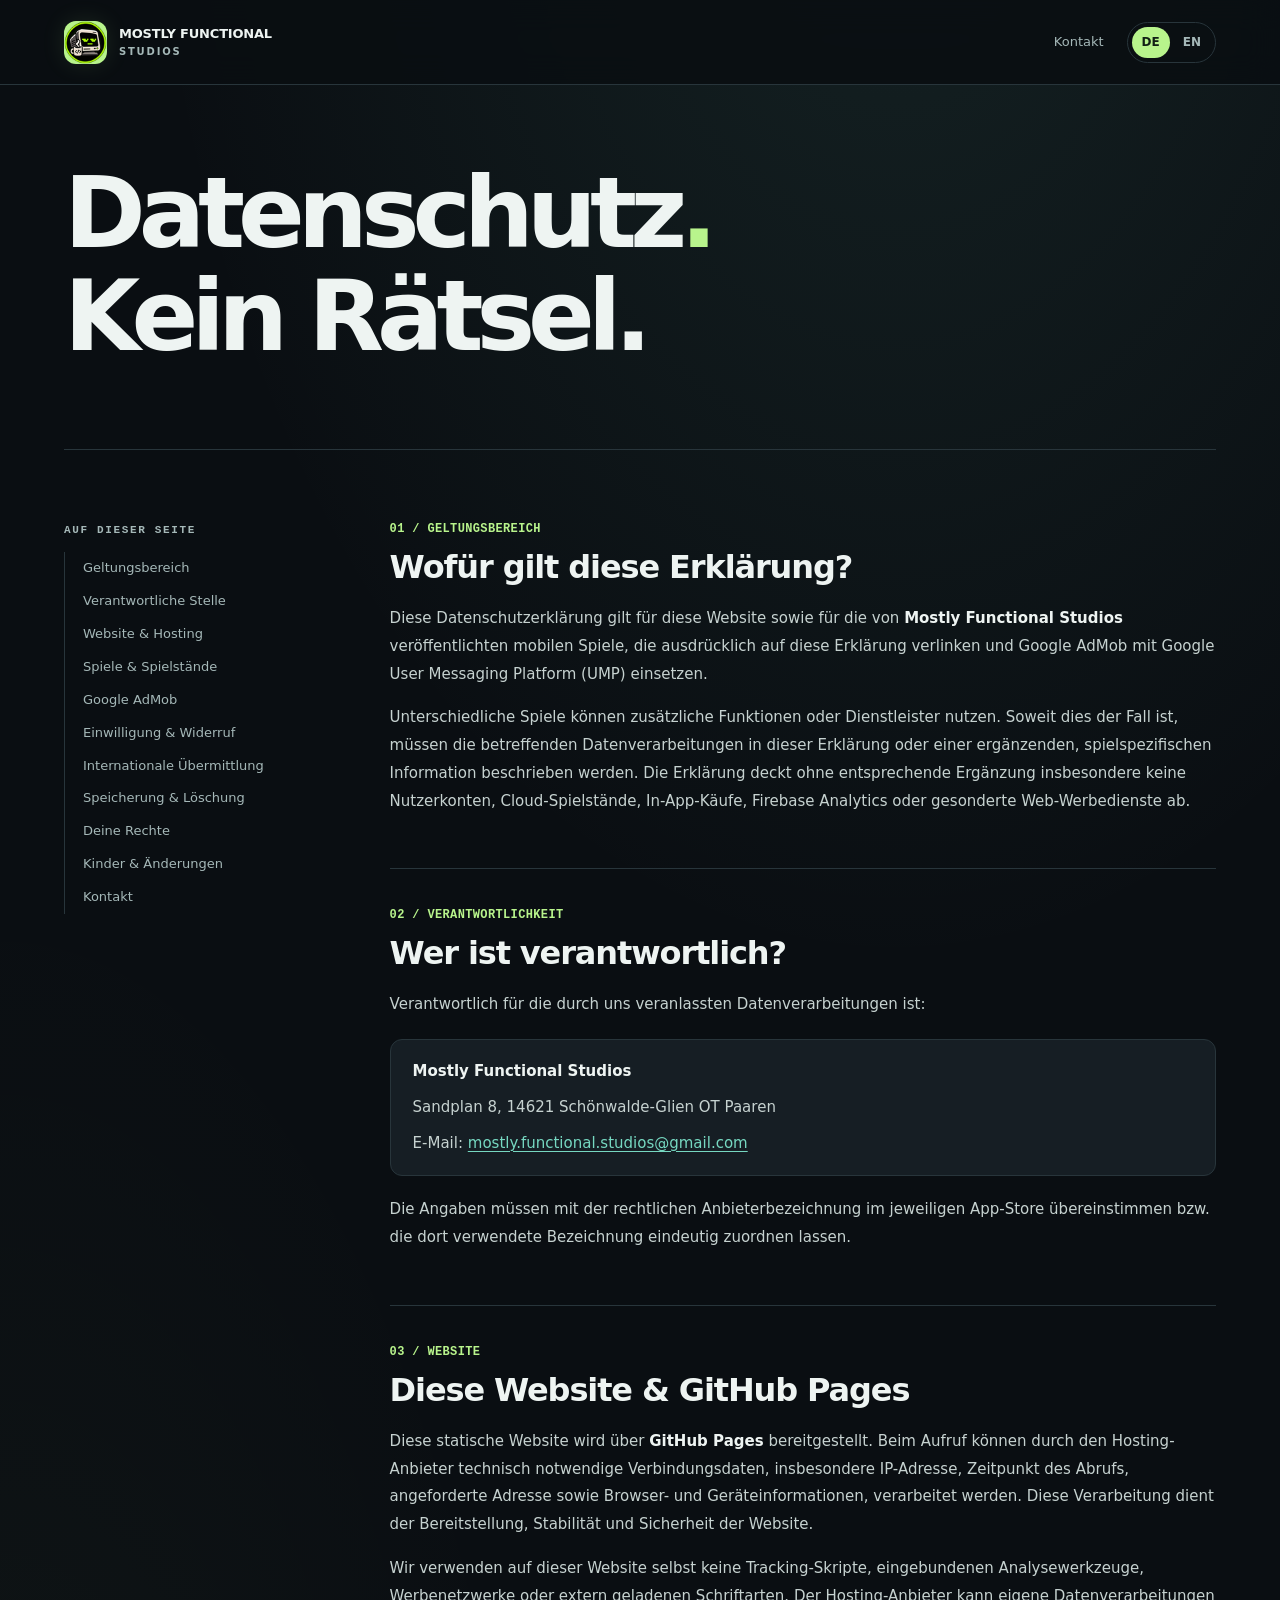
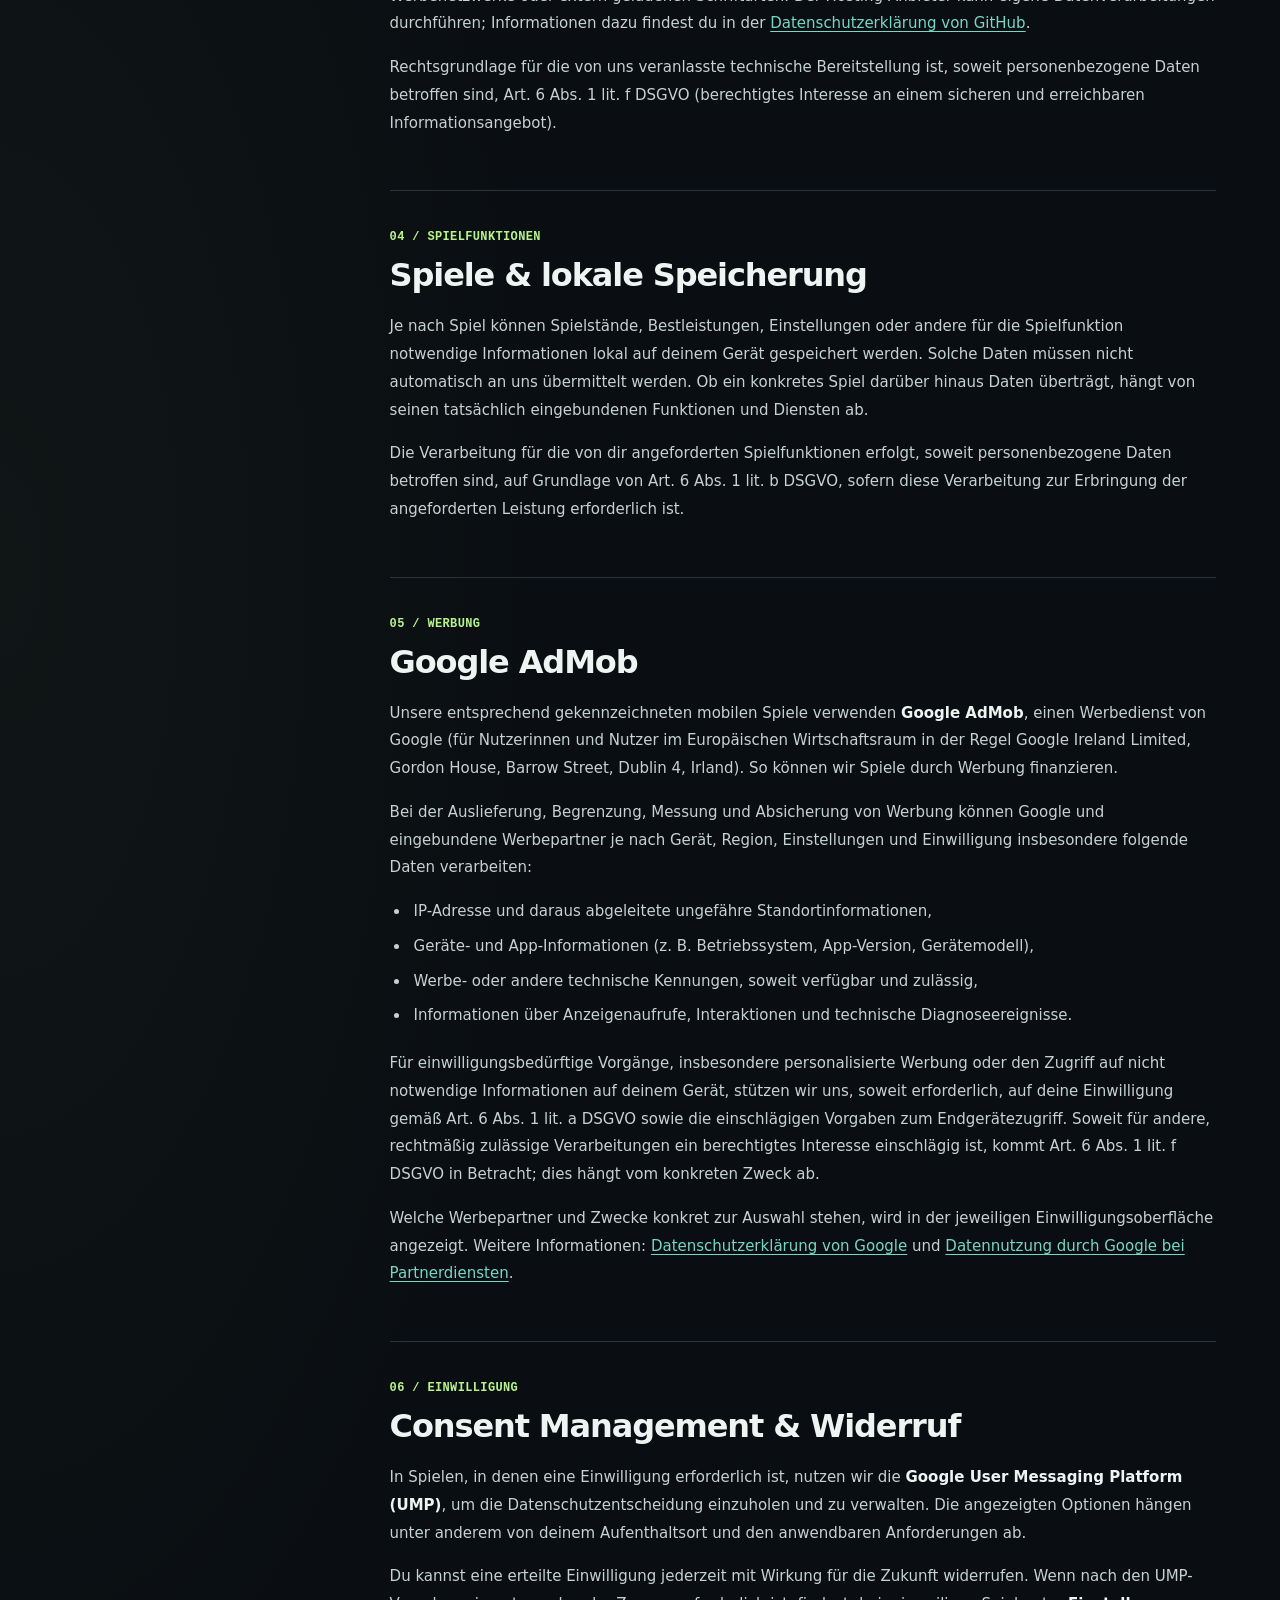
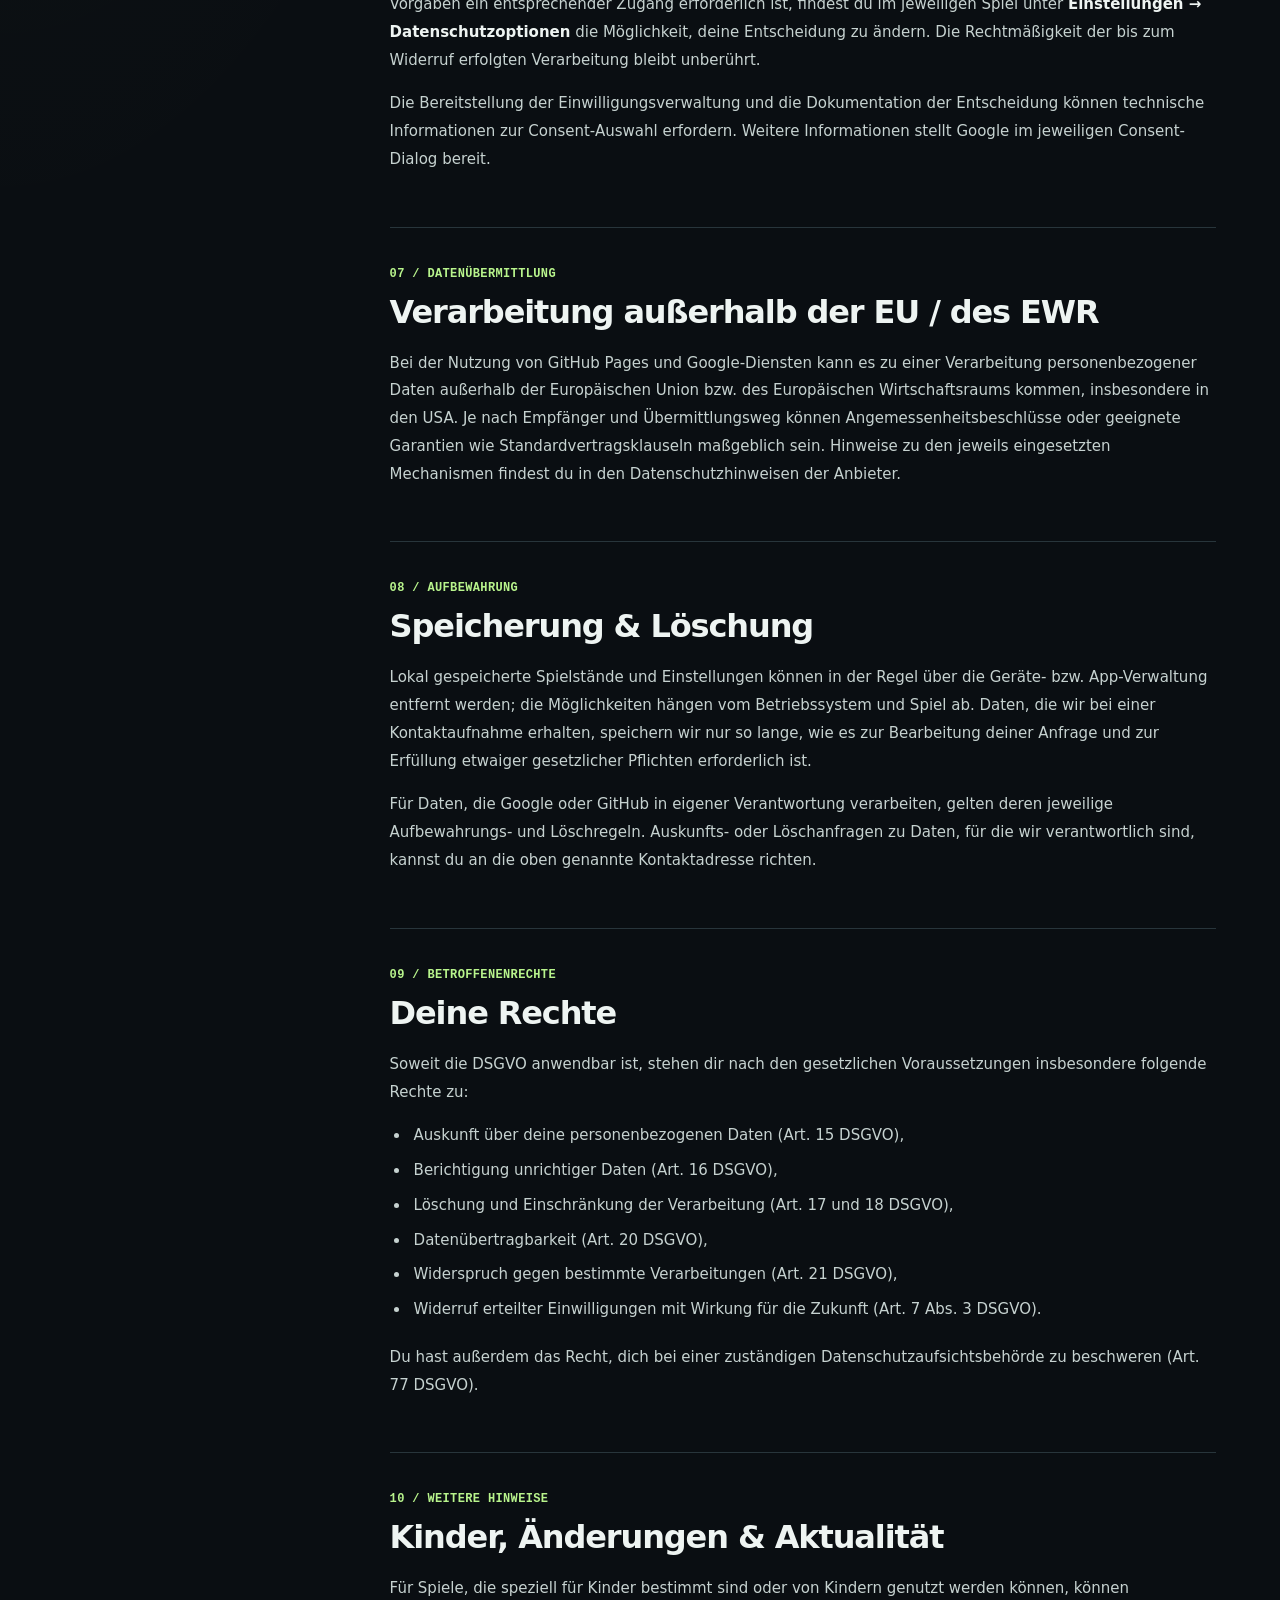
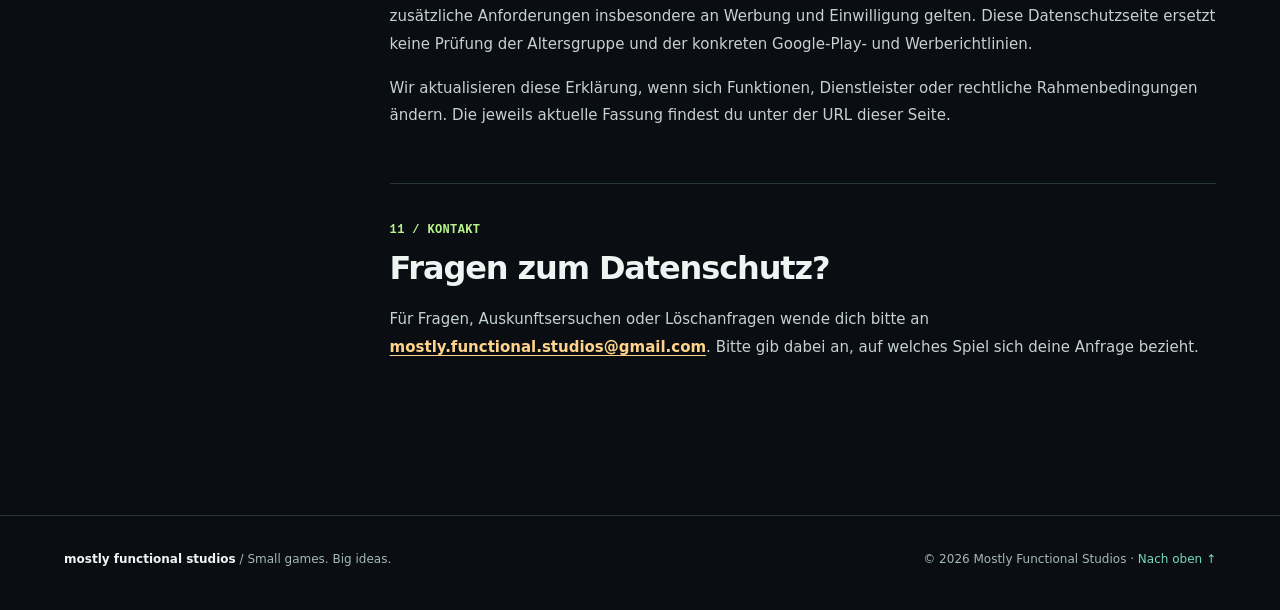
<file: index.html>
<!doctype html>
<html lang="de">

<head>
  <meta charset="utf-8">
  <meta name="viewport" content="width=device-width, initial-scale=1">
  <meta name="color-scheme" content="dark">
  <meta name="theme-color" content="#0a0e12">
  <meta name="description"
    content="Datenschutzerklärung für mobile Spiele von Mostly Functional Studios und diese Website. Informationen zu AdMob, Einwilligung, Datenverarbeitung und Betroffenenrechten.">
  <title>Datenschutzerklärung — Mostly Functional Studios</title>
  <link rel="icon" type="image/png" sizes="48x48" href="assets/favicon-48.png">
  <link rel="icon" type="image/png" sizes="32x32" href="assets/favicon-32.png">
  <link rel="icon" type="image/png" sizes="16x16" href="assets/favicon-16.png">
  <link rel="icon" href="assets/favicon.ico" sizes="any">
  <link rel="apple-touch-icon" sizes="180x180" href="assets/apple-touch-icon.png">
  <link rel="stylesheet" href="assets/styles.css">
</head>

<body>
  <header class="site-header">
    <div class="container header-inner">
      <a class="brand" href="#start" aria-label="Mostly Functional Studios – zum Anfang">

        <img class="brand-mark" src="assets/brand-mark-64.webp"
          srcset="assets/brand-mark-64.webp 1x, assets/brand-mark-128.webp 2x" width="64" height="64"
          alt="Mostly Functional Studios">

        <span class="brand-wordmark">MOSTLY
          FUNCTIONAL<span>STUDIOS</span></span>
      </a>
      <div class="header-actions">
        <a class="top-link" href="#kontakt">Kontakt</a>
        <nav class="language-switch" aria-label="Sprache wählen"><a href="index.html" lang="de"
            aria-current="page">DE</a><a href="en/index.html" lang="en">EN</a></nav>
      </div>
    </div>
  </header>
  <main id="start">
    <div class="container hero">
      <h1>Datenschutz<span>.</span><br>Kein Rätsel.</h1>
    </div>

    <div class="container content-layout">
      <nav class="toc" aria-label="Inhalt">
        <p>Auf dieser Seite</p>
        <ul>
          <li><a href="#geltungsbereich">Geltungsbereich</a></li>
          <li><a href="#verantwortlich">Verantwortliche Stelle</a></li>
          <li><a href="#website">Website &amp; Hosting</a></li>
          <li><a href="#spiele">Spiele &amp; Spielstände</a></li>
          <li><a href="#werbung">Google AdMob</a></li>
          <li><a href="#einwilligung">Einwilligung &amp; Widerruf</a></li>
          <li><a href="#uebermittlung">Internationale Übermittlung</a></li>
          <li><a href="#speicherung">Speicherung &amp; Löschung</a></li>
          <li><a href="#rechte">Deine Rechte</a></li>
          <li><a href="#kinder">Kinder &amp; Änderungen</a></li>
          <li><a href="#kontakt">Kontakt</a></li>
        </ul>
      </nav>

      <article class="policy">
        <section id="geltungsbereich"><span class="number">01 / GELTUNGSBEREICH</span>
          <h2>Wofür gilt diese Erklärung?</h2>
          <p>Diese Datenschutzerklärung gilt für diese Website sowie für die von <strong>Mostly Functional
              Studios</strong> veröffentlichten mobilen Spiele, die ausdrücklich auf diese Erklärung verlinken und
            Google AdMob mit Google User Messaging Platform (UMP) einsetzen.</p>
          <p>Unterschiedliche Spiele können zusätzliche Funktionen oder Dienstleister nutzen. Soweit dies der Fall ist,
            müssen die betreffenden Datenverarbeitungen in dieser Erklärung oder einer ergänzenden, spielspezifischen
            Information beschrieben werden. Die Erklärung deckt ohne entsprechende Ergänzung insbesondere keine
            Nutzerkonten, Cloud-Spielstände, In-App-Käufe, Firebase Analytics oder gesonderte Web-Werbedienste ab.</p>
        </section>

        <section id="verantwortlich"><span class="number">02 / VERANTWORTLICHKEIT</span>
          <h2>Wer ist verantwortlich?</h2>
          <p>Verantwortlich für die durch uns veranlassten Datenverarbeitungen ist:</p>
          <div class="detail-box">
            <p><strong>Mostly Functional Studios</strong></p>
            <p>Sandplan 8, 14621 Schönwalde-Glien OT Paaren</p>
            <p>E-Mail: <a href="mailto:mostly.functional.studios@gmail.com">mostly.functional.studios@gmail.com</a></p>
          </div>
          <p>Die Angaben müssen mit der rechtlichen Anbieterbezeichnung im jeweiligen App-Store übereinstimmen bzw. die
            dort verwendete Bezeichnung eindeutig zuordnen lassen.</p>
        </section>

        <section id="website"><span class="number">03 / WEBSITE</span>
          <h2>Diese Website &amp; GitHub Pages</h2>
          <p>Diese statische Website wird über <strong>GitHub Pages</strong> bereitgestellt. Beim Aufruf können durch
            den Hosting-Anbieter technisch notwendige Verbindungsdaten, insbesondere IP-Adresse, Zeitpunkt des Abrufs,
            angeforderte Adresse sowie Browser- und Geräteinformationen, verarbeitet werden. Diese Verarbeitung dient
            der Bereitstellung, Stabilität und Sicherheit der Website.</p>
          <p>Wir verwenden auf dieser Website selbst keine Tracking-Skripte, eingebundenen Analysewerkzeuge,
            Werbenetzwerke oder extern geladenen Schriftarten. Der Hosting-Anbieter kann eigene Datenverarbeitungen
            durchführen; Informationen dazu findest du in der <a
              href="https://docs.github.com/en/site-policy/privacy-policies/github-general-privacy-statement"
              rel="noopener noreferrer">Datenschutzerklärung von GitHub</a>.</p>
          <p>Rechtsgrundlage für die von uns veranlasste technische Bereitstellung ist, soweit personenbezogene Daten
            betroffen sind, Art. 6 Abs. 1 lit. f DSGVO (berechtigtes Interesse an einem sicheren und erreichbaren
            Informationsangebot).</p>
        </section>

        <section id="spiele"><span class="number">04 / SPIELFUNKTIONEN</span>
          <h2>Spiele &amp; lokale Speicherung</h2>
          <p>Je nach Spiel können Spielstände, Bestleistungen, Einstellungen oder andere für die Spielfunktion
            notwendige Informationen lokal auf deinem Gerät gespeichert werden. Solche Daten müssen nicht automatisch an
            uns übermittelt werden. Ob ein konkretes Spiel darüber hinaus Daten überträgt, hängt von seinen tatsächlich
            eingebundenen Funktionen und Diensten ab.</p>
          <p>Die Verarbeitung für die von dir angeforderten Spielfunktionen erfolgt, soweit personenbezogene Daten
            betroffen sind, auf Grundlage von Art. 6 Abs. 1 lit. b DSGVO, sofern diese Verarbeitung zur Erbringung der
            angeforderten Leistung erforderlich ist.</p>
        </section>

        <section id="werbung"><span class="number">05 / WERBUNG</span>
          <h2>Google AdMob</h2>
          <p>Unsere entsprechend gekennzeichneten mobilen Spiele verwenden <strong>Google AdMob</strong>, einen
            Werbedienst von Google (für Nutzerinnen und Nutzer im Europäischen Wirtschaftsraum in der Regel Google
            Ireland Limited, Gordon House, Barrow Street, Dublin 4, Irland). So können wir Spiele durch Werbung
            finanzieren.</p>
          <p>Bei der Auslieferung, Begrenzung, Messung und Absicherung von Werbung können Google und eingebundene
            Werbepartner je nach Gerät, Region, Einstellungen und Einwilligung insbesondere folgende Daten verarbeiten:
          </p>
          <ul>
            <li>IP-Adresse und daraus abgeleitete ungefähre Standortinformationen,</li>
            <li>Geräte- und App-Informationen (z. B. Betriebssystem, App-Version, Gerätemodell),</li>
            <li>Werbe- oder andere technische Kennungen, soweit verfügbar und zulässig,</li>
            <li>Informationen über Anzeigenaufrufe, Interaktionen und technische Diagnoseereignisse.</li>
          </ul>
          <p>Für einwilligungsbedürftige Vorgänge, insbesondere personalisierte Werbung oder den Zugriff auf nicht
            notwendige Informationen auf deinem Gerät, stützen wir uns, soweit erforderlich, auf deine Einwilligung
            gemäß Art. 6 Abs. 1 lit. a DSGVO sowie die einschlägigen Vorgaben zum Endgerätezugriff. Soweit für andere,
            rechtmäßig zulässige Verarbeitungen ein berechtigtes Interesse einschlägig ist, kommt Art. 6 Abs. 1 lit. f
            DSGVO in Betracht; dies hängt vom konkreten Zweck ab.</p>
          <p>Welche Werbepartner und Zwecke konkret zur Auswahl stehen, wird in der jeweiligen Einwilligungsoberfläche
            angezeigt. Weitere Informationen: <a href="https://policies.google.com/privacy?hl=de"
              rel="noopener noreferrer">Datenschutzerklärung von Google</a> und <a
              href="https://policies.google.com/technologies/partner-sites?hl=de" rel="noopener noreferrer">Datennutzung
              durch Google bei Partnerdiensten</a>.</p>
        </section>

        <section id="einwilligung"><span class="number">06 / EINWILLIGUNG</span>
          <h2>Consent Management &amp; Widerruf</h2>
          <p>In Spielen, in denen eine Einwilligung erforderlich ist, nutzen wir die <strong>Google User Messaging
              Platform (UMP)</strong>, um die Datenschutzentscheidung einzuholen und zu verwalten. Die angezeigten
            Optionen hängen unter anderem von deinem Aufenthaltsort und den anwendbaren Anforderungen ab.</p>
          <p>Du kannst eine erteilte Einwilligung jederzeit mit Wirkung für die Zukunft widerrufen. Wenn nach den
            UMP-Vorgaben ein entsprechender Zugang erforderlich ist, findest du im jeweiligen Spiel unter
            <strong>Einstellungen → Datenschutzoptionen</strong> die Möglichkeit, deine Entscheidung zu ändern. Die
            Rechtmäßigkeit der bis zum Widerruf erfolgten Verarbeitung bleibt unberührt.
          </p>
          <p>Die Bereitstellung der Einwilligungsverwaltung und die Dokumentation der Entscheidung können technische
            Informationen zur Consent-Auswahl erfordern. Weitere Informationen stellt Google im jeweiligen
            Consent-Dialog bereit.</p>
        </section>

        <section id="uebermittlung"><span class="number">07 / DATENÜBERMITTLUNG</span>
          <h2>Verarbeitung außerhalb der EU / des EWR</h2>
          <p>Bei der Nutzung von GitHub Pages und Google-Diensten kann es zu einer Verarbeitung personenbezogener Daten
            außerhalb der Europäischen Union bzw. des Europäischen Wirtschaftsraums kommen, insbesondere in den USA. Je
            nach Empfänger und Übermittlungsweg können Angemessenheitsbeschlüsse oder geeignete Garantien wie
            Standardvertragsklauseln maßgeblich sein. Hinweise zu den jeweils eingesetzten Mechanismen findest du in den
            Datenschutzhinweisen der Anbieter.</p>
        </section>

        <section id="speicherung"><span class="number">08 / AUFBEWAHRUNG</span>
          <h2>Speicherung &amp; Löschung</h2>
          <p>Lokal gespeicherte Spielstände und Einstellungen können in der Regel über die Geräte- bzw. App-Verwaltung
            entfernt werden; die Möglichkeiten hängen vom Betriebssystem und Spiel ab. Daten, die wir bei einer
            Kontaktaufnahme erhalten, speichern wir nur so lange, wie es zur Bearbeitung deiner Anfrage und zur
            Erfüllung etwaiger gesetzlicher Pflichten erforderlich ist.</p>
          <p>Für Daten, die Google oder GitHub in eigener Verantwortung verarbeiten, gelten deren jeweilige
            Aufbewahrungs- und Löschregeln. Auskunfts- oder Löschanfragen zu Daten, für die wir verantwortlich sind,
            kannst du an die oben genannte Kontaktadresse richten.</p>
        </section>

        <section id="rechte"><span class="number">09 / BETROFFENENRECHTE</span>
          <h2>Deine Rechte</h2>
          <p>Soweit die DSGVO anwendbar ist, stehen dir nach den gesetzlichen Voraussetzungen insbesondere folgende
            Rechte zu:</p>
          <ul>
            <li>Auskunft über deine personenbezogenen Daten (Art. 15 DSGVO),</li>
            <li>Berichtigung unrichtiger Daten (Art. 16 DSGVO),</li>
            <li>Löschung und Einschränkung der Verarbeitung (Art. 17 und 18 DSGVO),</li>
            <li>Datenübertragbarkeit (Art. 20 DSGVO),</li>
            <li>Widerspruch gegen bestimmte Verarbeitungen (Art. 21 DSGVO),</li>
            <li>Widerruf erteilter Einwilligungen mit Wirkung für die Zukunft (Art. 7 Abs. 3 DSGVO).</li>
          </ul>
          <p>Du hast außerdem das Recht, dich bei einer zuständigen Datenschutzaufsichtsbehörde zu beschweren (Art. 77
            DSGVO).</p>
        </section>

        <section id="kinder"><span class="number">10 / WEITERE HINWEISE</span>
          <h2>Kinder, Änderungen &amp; Aktualität</h2>
          <p>Für Spiele, die speziell für Kinder bestimmt sind oder von Kindern genutzt werden können, können
            zusätzliche Anforderungen insbesondere an Werbung und Einwilligung gelten. Diese Datenschutzseite ersetzt
            keine Prüfung der Altersgruppe und der konkreten Google-Play- und Werberichtlinien.</p>
          <p>Wir aktualisieren diese Erklärung, wenn sich Funktionen, Dienstleister oder rechtliche Rahmenbedingungen
            ändern. Die jeweils aktuelle Fassung findest du unter der URL dieser Seite.</p>
        </section>

        <section id="kontakt"><span class="number">11 / KONTAKT</span>
          <h2>Fragen zum Datenschutz?</h2>
          <p>Für Fragen, Auskunftsersuchen oder Löschanfragen wende dich bitte an <a class="placeholder"
              href="mailto:mostly.functional.studios@gmail.com">mostly.functional.studios@gmail.com</a>. Bitte gib dabei an, auf welches Spiel sich
            deine Anfrage bezieht.</p>
        </section>
      </article>
    </div>
  </main>
  <footer>
    <div class="container footer-inner"><span><strong>mostly functional studios</strong> <span
          aria-hidden="true">/</span> Small games. Big ideas.</span><span>© 2026 Mostly Functional Studios · <a
          href="#start">Nach oben ↑</a></span></div>
  </footer>
</body>

</html>
</file>
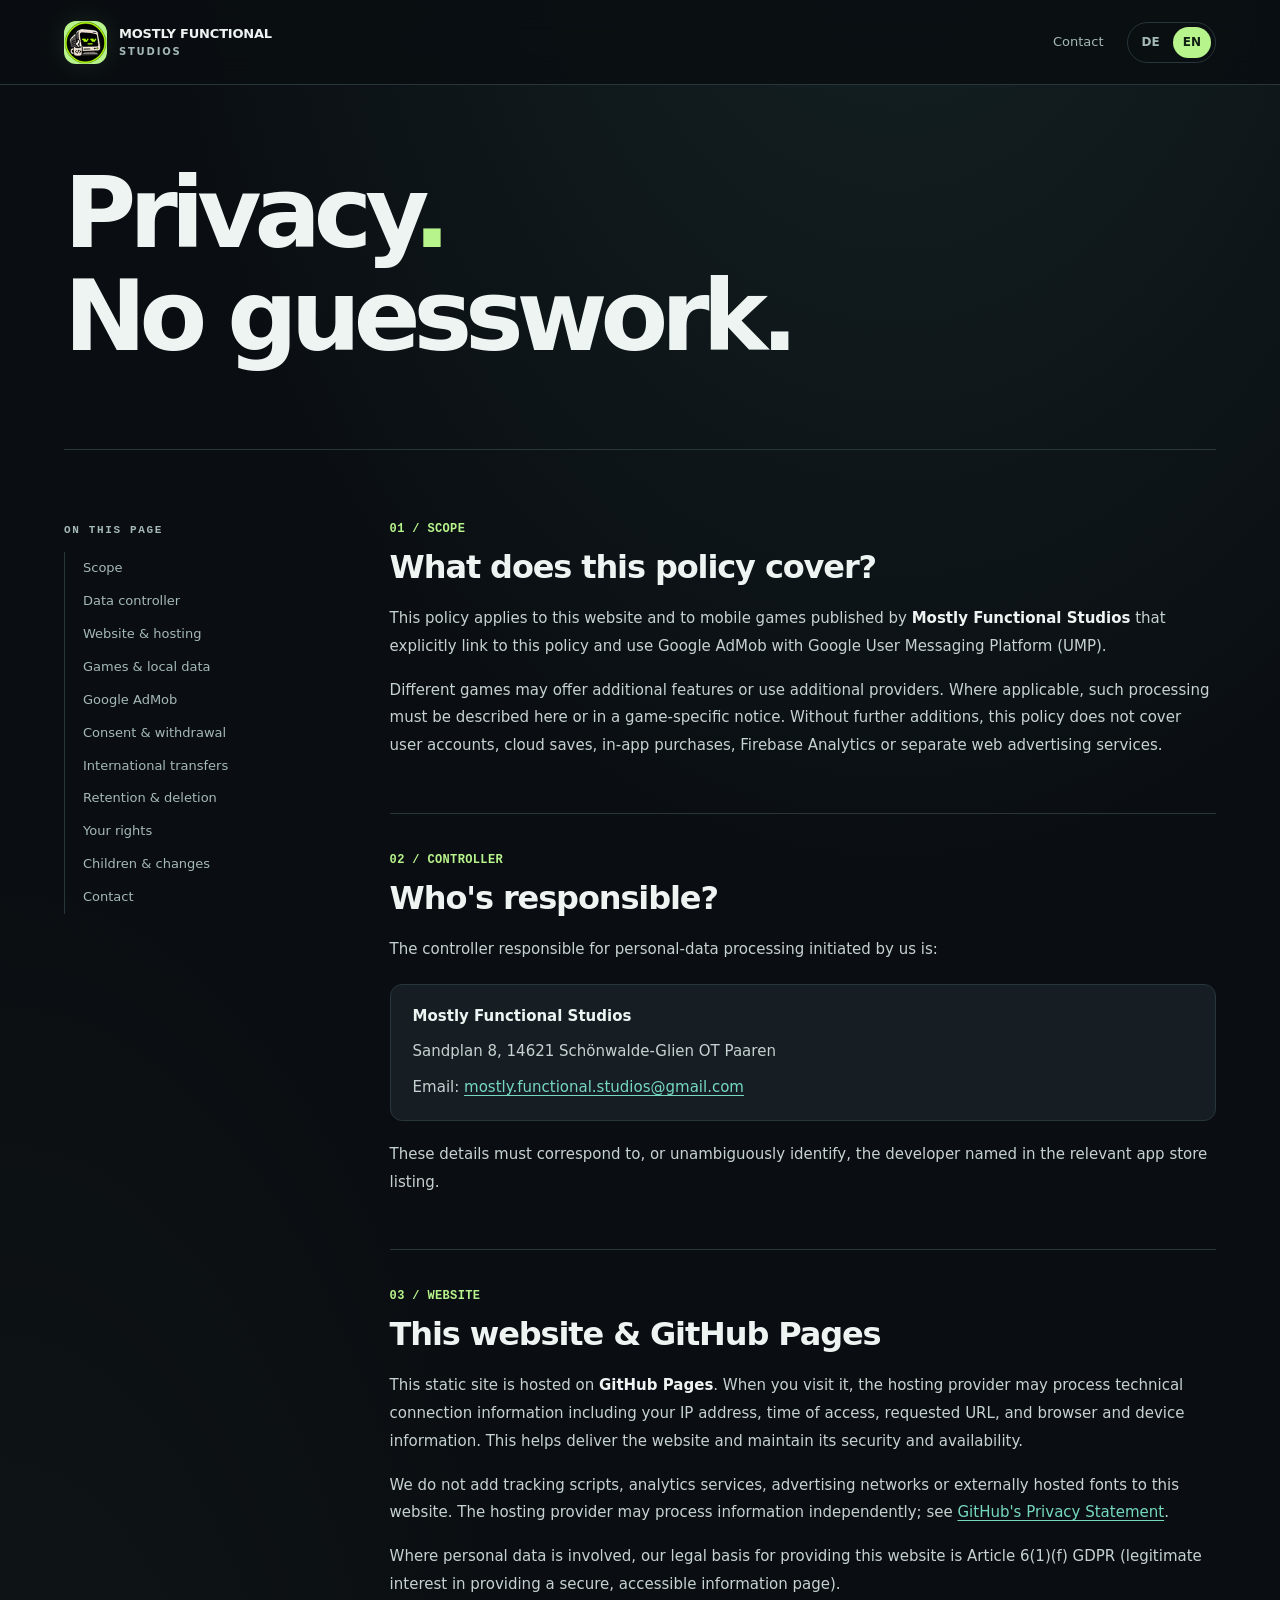
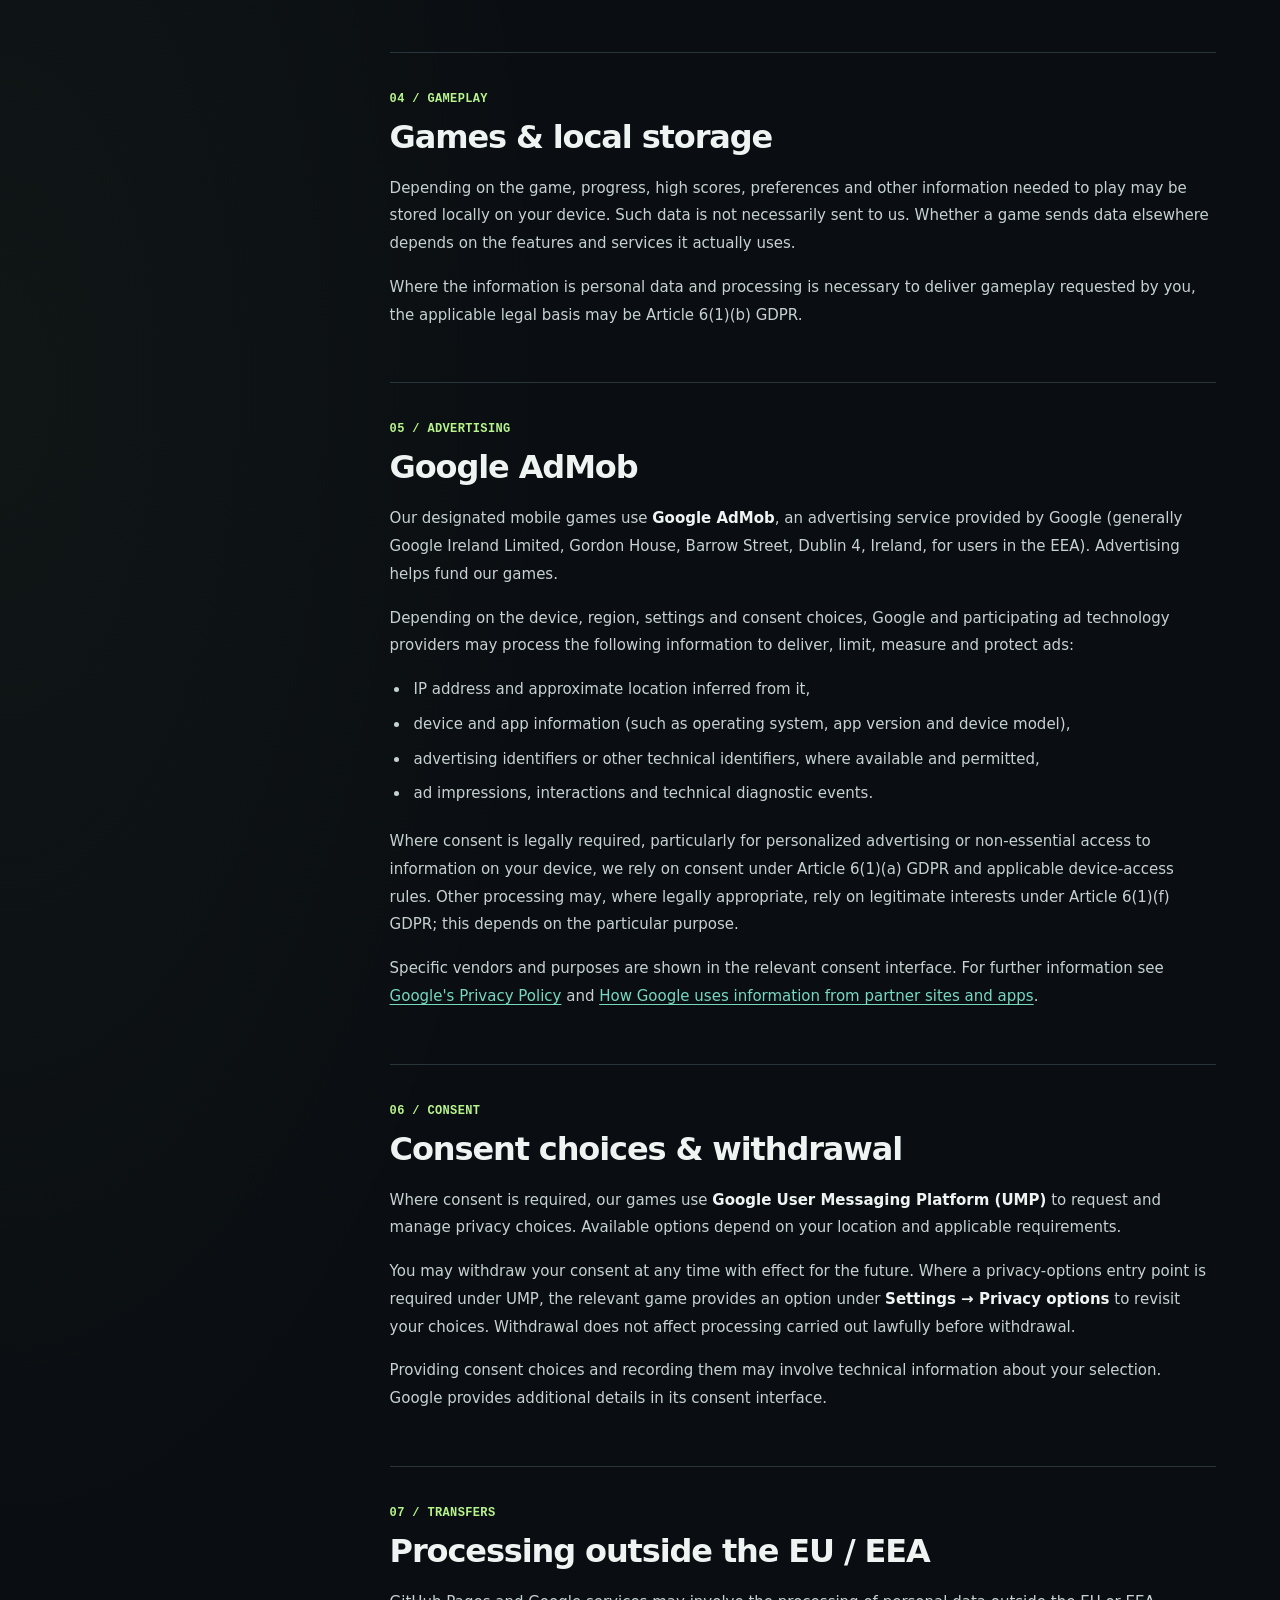
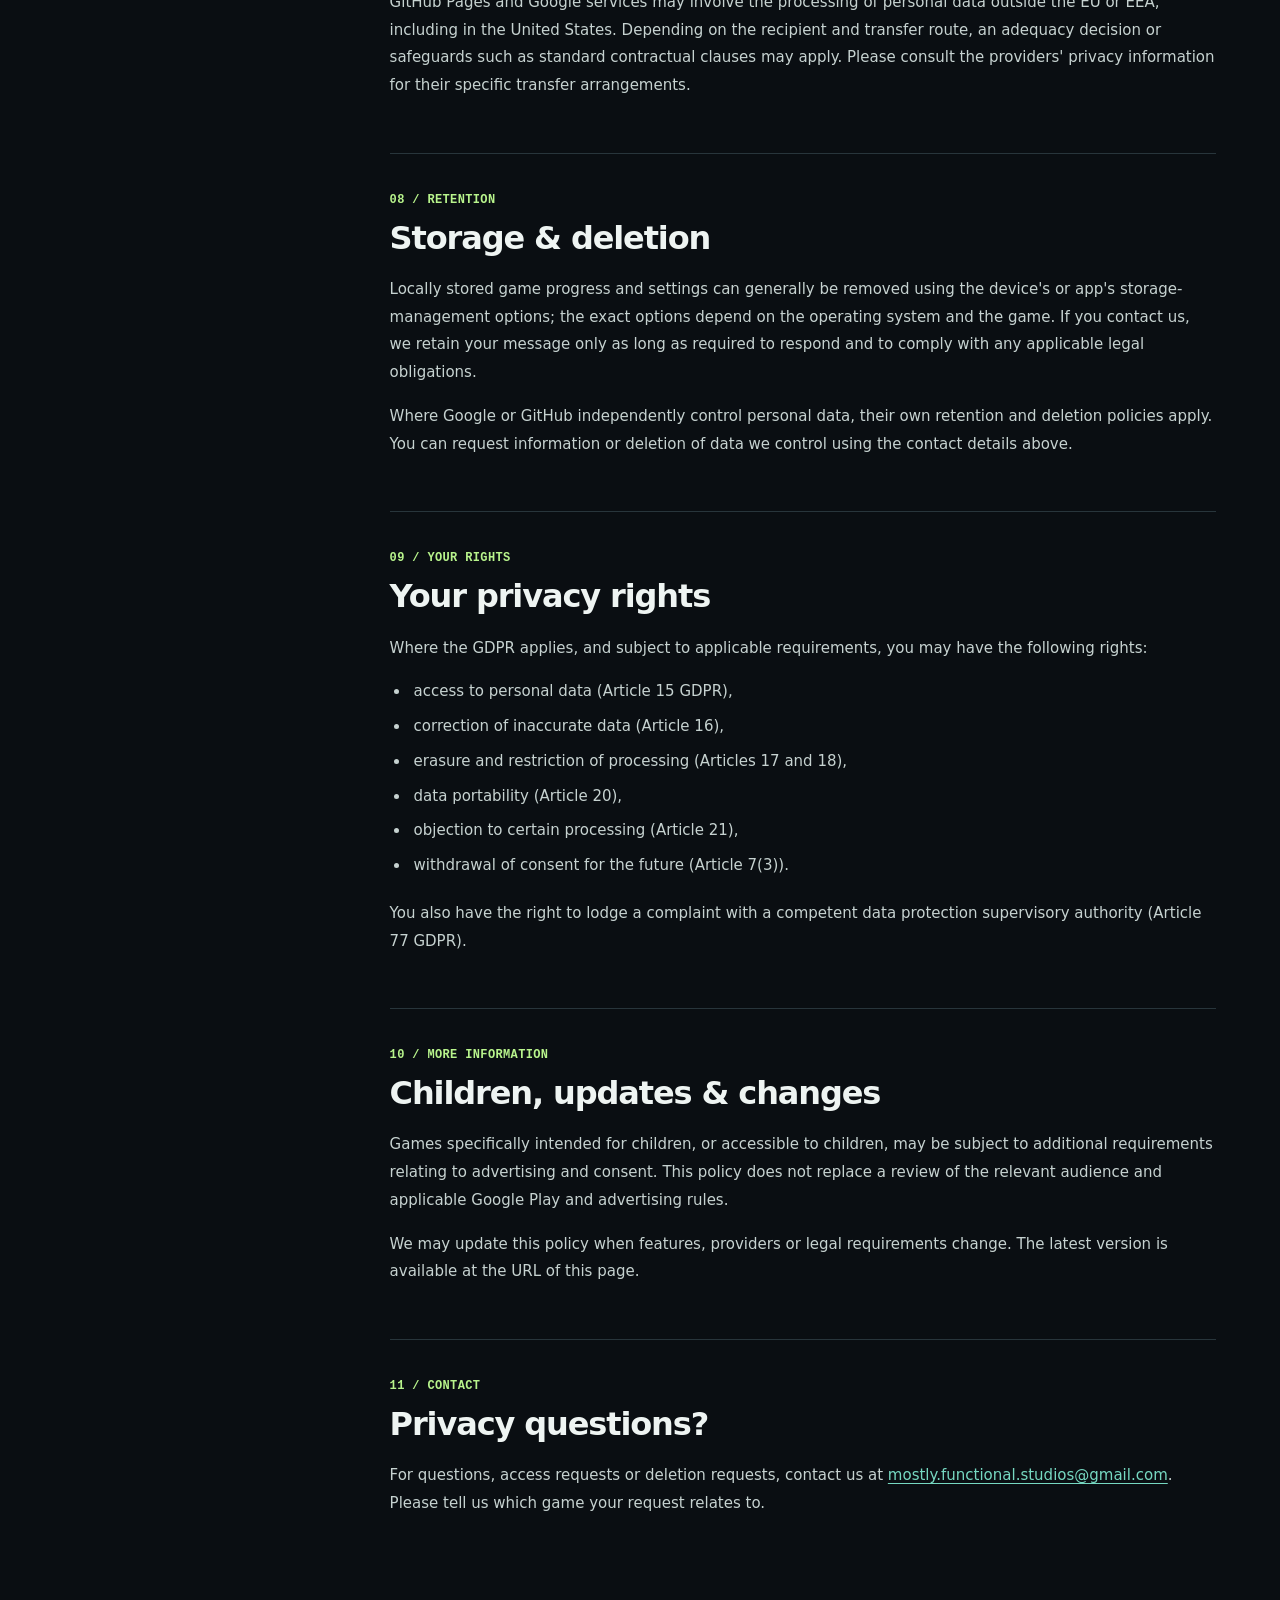
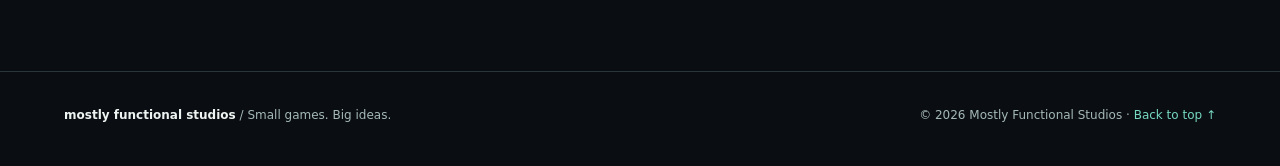
<file: en/index.html>
<!doctype html>
<html lang="en">

<head>
  <meta charset="utf-8">
  <meta name="viewport" content="width=device-width, initial-scale=1">
  <meta name="color-scheme" content="dark">
  <meta name="theme-color" content="#0a0e12">
  <meta name="description"
    content="Privacy policy for mobile games by Mostly Functional Studios and this website. Information about AdMob, consent, data processing and your privacy rights.">
  <title>Privacy Policy — Mostly Functional Studios</title>
  <link rel="icon" type="image/png" sizes="48x48" href="../assets/favicon-48.png">
  <link rel="icon" type="image/png" sizes="32x32" href="../assets/favicon-32.png">
  <link rel="icon" type="image/png" sizes="16x16" href="../assets/favicon-16.png">
  <link rel="icon" href="../assets/favicon.ico" sizes="any">
  <link rel="apple-touch-icon" sizes="180x180" href="../assets/apple-touch-icon.png">
  <link rel="stylesheet" href="../assets/styles.css">
</head>

<body>
  <header class="site-header">
    <div class="container header-inner">
      <a class="brand" href="#start" aria-label="Mostly Functional Studios – back to top">
        
        <img class="brand-mark" src="../assets/brand-mark-64.webp"
          srcset="../assets/brand-mark-64.webp 1x, ../assets/brand-mark-128.webp 2x" width="64" height="64"
          alt="Mostly Functional Studios">
        
        <span class="brand-wordmark">MOSTLY
          FUNCTIONAL<span>STUDIOS</span></span></a>
      <div class="header-actions"><a class="top-link" href="#contact">Contact</a>
        <nav class="language-switch" aria-label="Choose language"><a href="../index.html" lang="de">DE</a><a
            href="index.html" lang="en" aria-current="page">EN</a></nav>
      </div>
    </div>
  </header>
  <main id="start">
    <div class="container hero">
      <h1>Privacy<span>.</span><br>No guesswork.</h1>
    </div>
    <div class="container content-layout">
      <nav class="toc" aria-label="Contents">
        <p>On this page</p>
        <ul>
          <li><a href="#scope">Scope</a></li>
          <li><a href="#controller">Data controller</a></li>
          <li><a href="#website">Website &amp; hosting</a></li>
          <li><a href="#games">Games &amp; local data</a></li>
          <li><a href="#advertising">Google AdMob</a></li>
          <li><a href="#consent">Consent &amp; withdrawal</a></li>
          <li><a href="#transfers">International transfers</a></li>
          <li><a href="#retention">Retention &amp; deletion</a></li>
          <li><a href="#rights">Your rights</a></li>
          <li><a href="#children">Children &amp; changes</a></li>
          <li><a href="#contact">Contact</a></li>
        </ul>
      </nav>
      <article class="policy">
        <section id="scope"><span class="number">01 / SCOPE</span>
          <h2>What does this policy cover?</h2>
          <p>This policy applies to this website and to mobile games published by <strong>Mostly Functional
              Studios</strong> that explicitly link to this policy and use Google AdMob with Google User Messaging
            Platform (UMP).</p>
          <p>Different games may offer additional features or use additional providers. Where applicable, such
            processing must be described here or in a game-specific notice. Without further additions, this policy does
            not cover user accounts, cloud saves, in-app purchases, Firebase Analytics or separate web advertising
            services.</p>
        </section>
        <section id="controller"><span class="number">02 / CONTROLLER</span>
          <h2>Who's responsible?</h2>
          <p>The controller responsible for personal-data processing initiated by us is:</p>
          <div class="detail-box">
            <p><strong>Mostly Functional Studios</strong></p>
            <p>Sandplan 8, 14621 Schönwalde-Glien OT Paaren</p>
            <p>Email: <a href="mailto:mostly.functional.studios@gmail.com">mostly.functional.studios@gmail.com</a></p>
          </div>
          <p>These details must correspond to, or unambiguously identify, the developer named in the relevant app store
            listing.</p>
        </section>
        <section id="website"><span class="number">03 / WEBSITE</span>
          <h2>This website &amp; GitHub Pages</h2>
          <p>This static site is hosted on <strong>GitHub Pages</strong>. When you visit it, the hosting provider may
            process technical connection information including your IP address, time of access, requested URL, and
            browser and device information. This helps deliver the website and maintain its security and availability.
          </p>
          <p>We do not add tracking scripts, analytics services, advertising networks or externally hosted fonts to this
            website. The hosting provider may process information independently; see <a
              href="https://docs.github.com/en/site-policy/privacy-policies/github-general-privacy-statement"
              rel="noopener noreferrer">GitHub's Privacy Statement</a>.</p>
          <p>Where personal data is involved, our legal basis for providing this website is Article 6(1)(f) GDPR
            (legitimate interest in providing a secure, accessible information page).</p>
        </section>
        <section id="games"><span class="number">04 / GAMEPLAY</span>
          <h2>Games &amp; local storage</h2>
          <p>Depending on the game, progress, high scores, preferences and other information needed to play may be
            stored locally on your device. Such data is not necessarily sent to us. Whether a game sends data elsewhere
            depends on the features and services it actually uses.</p>
          <p>Where the information is personal data and processing is necessary to deliver gameplay requested by you,
            the applicable legal basis may be Article 6(1)(b) GDPR.</p>
        </section>
        <section id="advertising"><span class="number">05 / ADVERTISING</span>
          <h2>Google AdMob</h2>
          <p>Our designated mobile games use <strong>Google AdMob</strong>, an advertising service provided by Google
            (generally Google Ireland Limited, Gordon House, Barrow Street, Dublin 4, Ireland, for users in the EEA).
            Advertising helps fund our games.</p>
          <p>Depending on the device, region, settings and consent choices, Google and participating ad technology
            providers may process the following information to deliver, limit, measure and protect ads:</p>
          <ul>
            <li>IP address and approximate location inferred from it,</li>
            <li>device and app information (such as operating system, app version and device model),</li>
            <li>advertising identifiers or other technical identifiers, where available and permitted,</li>
            <li>ad impressions, interactions and technical diagnostic events.</li>
          </ul>
          <p>Where consent is legally required, particularly for personalized advertising or non-essential access to
            information on your device, we rely on consent under Article 6(1)(a) GDPR and applicable device-access
            rules. Other processing may, where legally appropriate, rely on legitimate interests under Article 6(1)(f)
            GDPR; this depends on the particular purpose.</p>
          <p>Specific vendors and purposes are shown in the relevant consent interface. For further information see <a
              href="https://policies.google.com/privacy?hl=en" rel="noopener noreferrer">Google's Privacy Policy</a> and
            <a href="https://policies.google.com/technologies/partner-sites?hl=en" rel="noopener noreferrer">How Google
              uses information from partner sites and apps</a>.
          </p>
        </section>
        <section id="consent"><span class="number">06 / CONSENT</span>
          <h2>Consent choices &amp; withdrawal</h2>
          <p>Where consent is required, our games use <strong>Google User Messaging Platform (UMP)</strong> to request
            and manage privacy choices. Available options depend on your location and applicable requirements.</p>
          <p>You may withdraw your consent at any time with effect for the future. Where a privacy-options entry point
            is required under UMP, the relevant game provides an option under <strong>Settings → Privacy
              options</strong> to revisit your choices. Withdrawal does not affect processing carried out lawfully
            before withdrawal.</p>
          <p>Providing consent choices and recording them may involve technical information about your selection. Google
            provides additional details in its consent interface.</p>
        </section>
        <section id="transfers"><span class="number">07 / TRANSFERS</span>
          <h2>Processing outside the EU / EEA</h2>
          <p>GitHub Pages and Google services may involve the processing of personal data outside the EU or EEA,
            including in the United States. Depending on the recipient and transfer route, an adequacy decision or
            safeguards such as standard contractual clauses may apply. Please consult the providers' privacy information
            for their specific transfer arrangements.</p>
        </section>
        <section id="retention"><span class="number">08 / RETENTION</span>
          <h2>Storage &amp; deletion</h2>
          <p>Locally stored game progress and settings can generally be removed using the device's or app's
            storage-management options; the exact options depend on the operating system and the game. If you contact
            us, we retain your message only as long as required to respond and to comply with any applicable legal
            obligations.</p>
          <p>Where Google or GitHub independently control personal data, their own retention and deletion policies
            apply. You can request information or deletion of data we control using the contact details above.</p>
        </section>
        <section id="rights"><span class="number">09 / YOUR RIGHTS</span>
          <h2>Your privacy rights</h2>
          <p>Where the GDPR applies, and subject to applicable requirements, you may have the following rights:</p>
          <ul>
            <li>access to personal data (Article 15 GDPR),</li>
            <li>correction of inaccurate data (Article 16),</li>
            <li>erasure and restriction of processing (Articles 17 and 18),</li>
            <li>data portability (Article 20),</li>
            <li>objection to certain processing (Article 21),</li>
            <li>withdrawal of consent for the future (Article 7(3)).</li>
          </ul>
          <p>You also have the right to lodge a complaint with a competent data protection supervisory authority
            (Article 77 GDPR).</p>
        </section>
        <section id="children"><span class="number">10 / MORE INFORMATION</span>
          <h2>Children, updates &amp; changes</h2>
          <p>Games specifically intended for children, or accessible to children, may be subject to additional
            requirements relating to advertising and consent. This policy does not replace a review of the relevant
            audience and applicable Google Play and advertising rules.</p>
          <p>We may update this policy when features, providers or legal requirements change. The latest version is
            available at the URL of this page.</p>
        </section>
        <section id="contact"><span class="number">11 / CONTACT</span>
          <h2>Privacy questions?</h2>
          <p>For questions, access requests or deletion requests, contact us at <a
              href="mailto:mostly.functional.studios@gmail.com">mostly.functional.studios@gmail.com</a>. Please tell us which game your request
            relates to.</p>
        </section>
      </article>
    </div>
  </main>
  <footer>
    <div class="container footer-inner"><span><strong>mostly functional studios</strong> <span
          aria-hidden="true">/</span> Small games. Big ideas.</span><span>© 2026 Mostly Functional Studios · <a
          href="#start">Back to top ↑</a></span></div>
  </footer>
</body>

</html>
</file>
<file: assets/styles.css>
:root {
  color-scheme: dark;
  --bg: #0a0e12;
  --surface: #12191e;
  --surface-2: #161e24;
  --stroke: #28353b;
  --text: #eef4f2;
  --muted: #a5b8b8;
  --accent: #b8f48c;
  --mint: #76d8c1;
  --warning: #ffd48a;
  --max: 1152px;
}
* { box-sizing: border-box; }
html { scroll-behavior: smooth; scroll-padding-top: 100px; }
body {
  margin: 0;
  background: var(--bg);
  background-image: radial-gradient(ellipse 70% 27% at 70% -5%, rgba(118,216,193,.105), transparent 85%),
    radial-gradient(ellipse 55% 30% at 0 40%, rgba(184,244,140,.035), transparent 80%);
  color: var(--text);
  font: 400 16px/1.75 -apple-system, BlinkMacSystemFont, "Segoe UI", Inter, system-ui, sans-serif;
  -webkit-font-smoothing: antialiased;
}
a { color: var(--mint); text-underline-offset: .22em; text-decoration-thickness: 1px; }
a:hover { color: var(--accent); }
a:focus-visible { outline: 2px solid var(--accent); outline-offset: 5px; border-radius: 2px; }
.container { width: min(var(--max), calc(100% - 48px)); margin: 0 auto; }
.site-header { border-bottom: 1px solid var(--stroke); background: rgba(10,14,18,.88); position: sticky; top: 0; z-index: 5; backdrop-filter: blur(16px); }
.header-inner { display: flex; align-items: center; justify-content: space-between; gap: 24px; min-height: 84px; }
.brand { display: inline-flex; gap: 12px; align-items: center; color: var(--text); text-decoration: none; line-height: 1.1; }
.brand:hover { color: var(--text); }
.brand-mark { width: 43px; height: 43px; background: #b8f48c; display: grid; align-content: center; justify-content: center; border-radius: 12px; box-shadow: 0 0 25px rgba(184,244,140,.11); }
.brand-eyes { display: flex; gap: 7px; }
.brand-eyes i { width: 7px; height: 11px; display: block; background: #112017; border-radius: 3px; transform: rotate(-8deg); }
.brand-eyes i:nth-child(2) { transform: rotate(8deg); }
.brand-wordmark { font-size: 13px; font-weight: 750; letter-spacing: -.015em; }
.brand-wordmark span { display: block; color: var(--muted); font-size: 10px; letter-spacing: .18em; font-weight: 650; margin-top: 4px; }
.header-actions { display: flex; align-items: center; gap: 23px; }
.top-link { font-size: 13px; color: var(--muted); text-decoration: none; }
.language-switch { display: flex; align-items: center; padding: 4px; gap: 3px; border: 1px solid var(--stroke); border-radius: 999px; }
.language-switch a { font-size: 12px; font-weight: 650; padding: 5px 10px; border-radius: 999px; color: var(--muted); text-decoration: none; }
.language-switch a[aria-current="page"] { background: var(--accent); color: #112015; }
main { min-height: 60vh; }
.hero { padding: 55px 0 55px; border-bottom: 1px solid var(--stroke); }
.eyebrow { display: inline-flex; align-items: center; gap: 9px; text-transform: uppercase; letter-spacing: .18em; font: 650 11px/1.2 ui-monospace, SFMono-Regular, Menlo, Consolas, monospace; color: var(--accent); }
.eyebrow:before { content: ''; width: 7px; height: 7px; border-radius: 50%; background: var(--accent); box-shadow: 0 0 0 4px rgba(184,244,140,.10); }
h1 { max-width: 850px; font-size: clamp(3.4rem, 7.7vw, 6.5rem); line-height: 1.05; font-weight: 770; letter-spacing: -.072em; margin: 22px 0 25px; }
h1 span { color: var(--accent); }
.hero-intro { max-width: 690px; font-size: clamp(1.05rem, 2.1vw, 1.3rem); line-height: 1.66; color: var(--muted); margin: 0; }
.meta { margin-top: 33px; display: flex; flex-wrap: wrap; align-items: center; gap: 14px 24px; font-size: 12px; font-family: ui-monospace,SFMono-Regular,Menlo,monospace; color: var(--muted); }
.meta-label { display: inline-flex; align-items: center; gap: 8px; }
.meta-label::before { content: ''; width: 5px; height: 5px; background: var(--mint); border-radius: 50%; }
.draft-note { margin: 28px 0 0; padding: 17px 21px; border: 1px solid #665333; border-radius: 12px; background: #241e13; color: #ffe7bd; font-size: 14px; max-width: 850px; }
.draft-note strong { color: var(--warning); }
.quick-info { padding: 42px 0 54px; border-bottom: 1px solid var(--stroke); }
.quick-info h2 { font-size: 12px; text-transform: uppercase; letter-spacing: .18em; color: var(--muted); font-weight: 700; margin: 0 0 22px; }
.info-grid { display: grid; grid-template-columns: repeat(3, 1fr); gap: 14px; }
.info-card { background: var(--surface); border: 1px solid var(--stroke); padding: 25px 23px; border-radius: 14px; }
.info-icon { display: inline-flex; align-items: center; justify-content: center; width: 36px; height: 36px; margin-bottom: 12px; border: 1px solid #3b5948; border-radius: 10px; color: var(--accent); font-family: ui-monospace,SFMono-Regular,Menlo,monospace; font-weight: 750; }
.info-card h3 { margin: 0 0 7px; font-size: 15px; font-weight: 710; }
.info-card p { color: var(--muted); font-size: 13px; line-height: 1.65; margin: 0; }
.content-layout { display: grid; grid-template-columns: 236px minmax(0, 1fr); gap: clamp(45px, 7vw, 100px); padding: 72px 0 100px; }
.toc { align-self: start; position: sticky; top: 117px; }
.toc p { color: var(--muted); margin: 0 0 14px; text-transform: uppercase; font: 650 11px/1.5 ui-monospace,SFMono-Regular,Menlo,monospace; letter-spacing: .15em; }
.toc ul { margin: 0; padding: 0; list-style: none; border-left: 1px solid var(--stroke); }
.toc a { display: block; border-left: 2px solid transparent; margin-left: -1px; padding: 7px 0 7px 17px; color: var(--muted); font-size: 13px; text-decoration: none; line-height: 1.45; }
.toc a:hover, .toc a:focus-visible { border-left-color: var(--accent); color: var(--accent); }
.policy { min-width: 0; }
.policy > section { padding-bottom: 37px; margin-bottom: 39px; border-bottom: 1px solid var(--stroke); }
.policy > section:last-child { margin-bottom: 0; border-bottom: 0; }
.number { display: block; font: 700 12px ui-monospace,SFMono-Regular,Menlo,monospace; color: var(--accent); letter-spacing: .03em; margin-bottom: 12px; }
.policy h2 { margin: 0 0 18px; font-size: clamp(1.4rem,2.7vw,2rem); line-height: 1.22; letter-spacing: -.035em; font-weight: 730; }
.policy h3 { margin: 25px 0 7px; font-size: 16px; font-weight: 720; }
.policy p, .policy li { color: #c6d2d0; font-size: 15px; line-height: 1.85; }
.policy p { margin: 0 0 16px; }
.policy ul { padding-left: 20px; margin: 0 0 20px; }
.policy li { margin: 7px 0; padding-left: 4px; }
.policy strong { color: #eef4f2; font-weight: 680; }
.detail-box { margin: 20px 0; padding: 18px 22px; border: 1px solid var(--stroke); border-radius: 12px; background: var(--surface-2); }
.detail-box p { margin: 0; }
.detail-box p + p { margin-top: 8px; }
.placeholder { color: var(--warning); font-weight: 700; overflow-wrap: anywhere; }
.policy a { overflow-wrap: anywhere; }
footer { border-top: 1px solid var(--stroke); }
.footer-inner { padding: 33px 0 40px; display: flex; gap: 14px; align-items: center; justify-content: space-between; font-size: 12px; color: var(--muted); }
.footer-inner strong { color: var(--text); }
.footer-inner a { text-decoration: none; }
@media (max-width: 860px) {
  .content-layout { grid-template-columns: 1fr; padding-top: 46px; gap: 24px; }
  .toc { position: static; }
  .toc ul { display: flex; gap: 4px 13px; flex-wrap: wrap; border: 0; }
  .toc a { margin: 0; padding: 7px 10px; border: 1px solid var(--stroke); border-radius: 7px; }
  .toc a:hover, .toc a:focus-visible { border-color: var(--accent); }
  .info-grid { grid-template-columns: 1fr; }
  .info-card { padding: 19px 20px; }
  .hero { padding-top: 57px; }
}
@media (max-width: 540px) {
  .container { width: min(var(--max), calc(100% - 32px)); }
  .header-inner { min-height: 72px; }
  .brand-mark { width: 37px; height: 37px; }
  .brand-wordmark { font-size: 11px; }
  .brand-wordmark span { font-size: 9px; }
  .header-actions { gap: 6px; }
  .top-link { display: none; }
  .hero { padding-top: 45px; }
  h1 { font-size: clamp(2.6rem, 12vw, 4rem); }
  .policy > section { margin-bottom: 32px; }
  .footer-inner { flex-direction: column; align-items: start; }
}
@media (prefers-reduced-motion: reduce) { html { scroll-behavior: auto; } }
</file>
